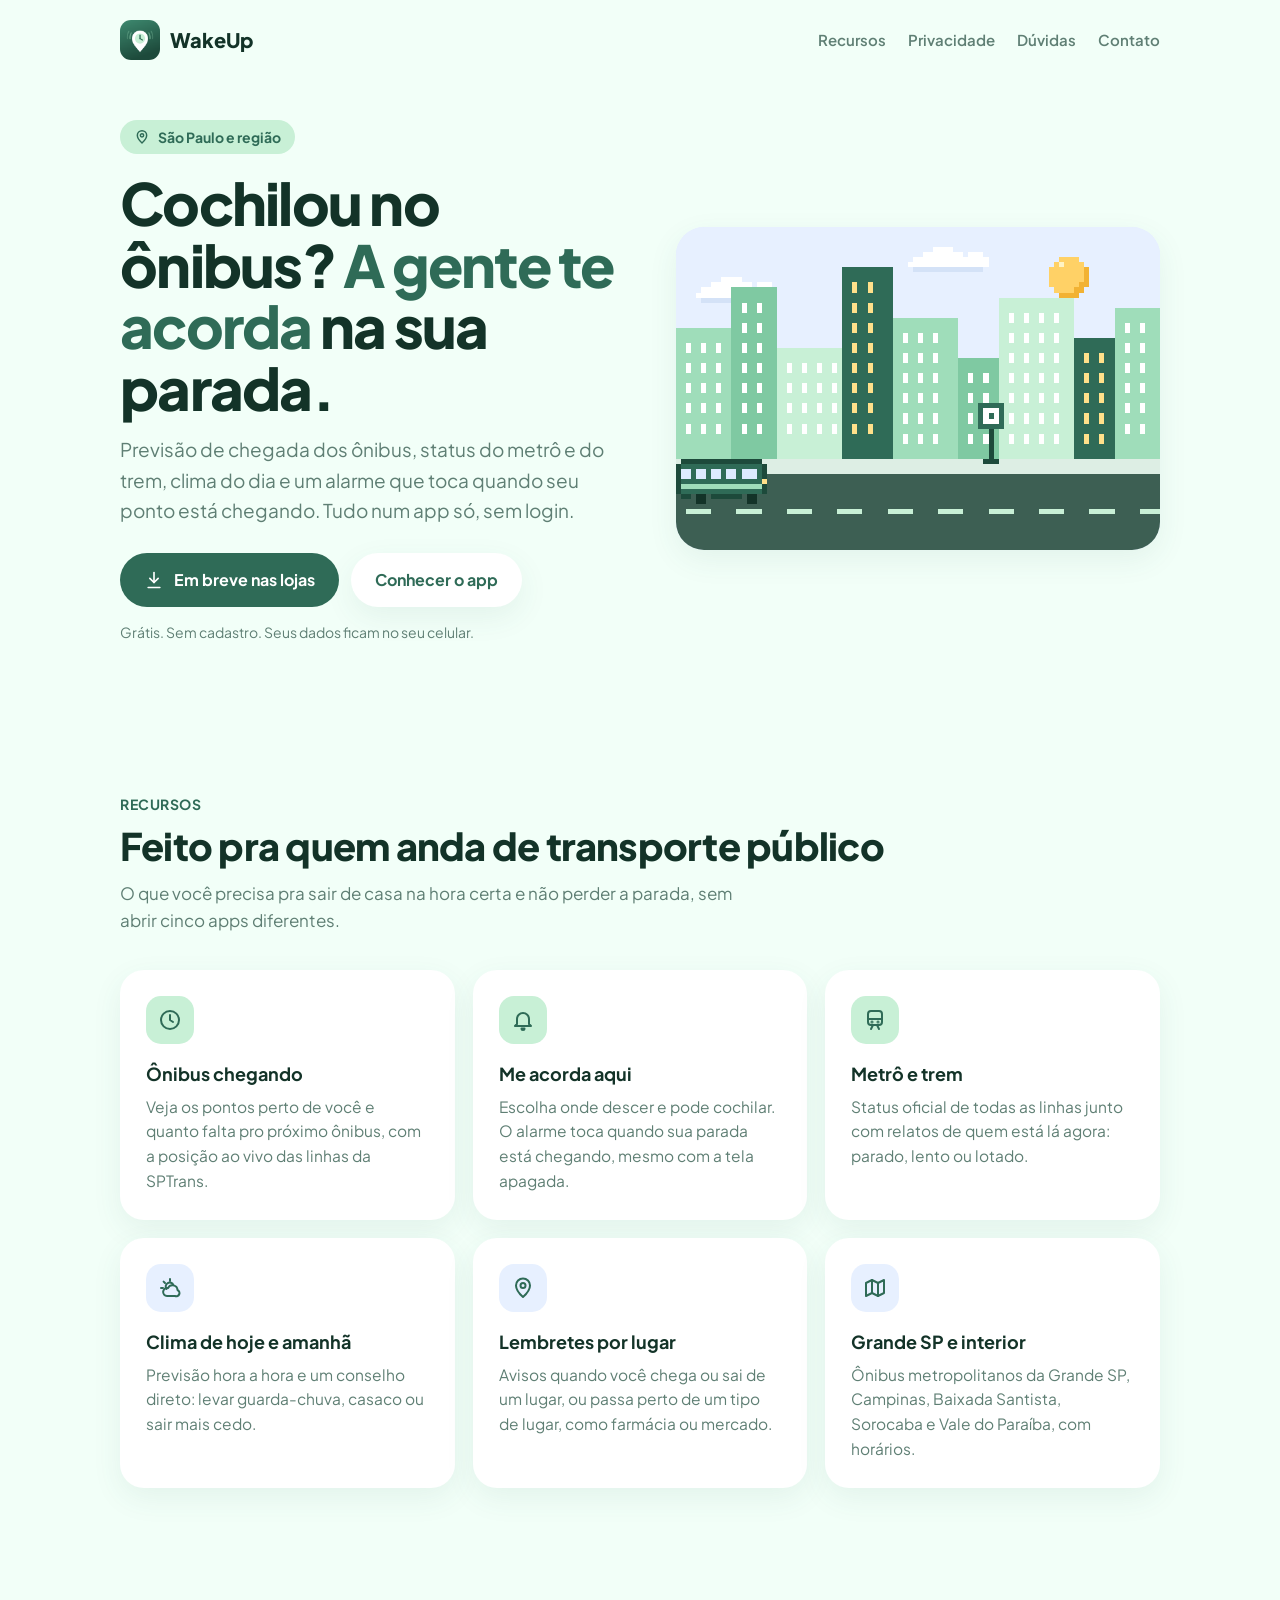
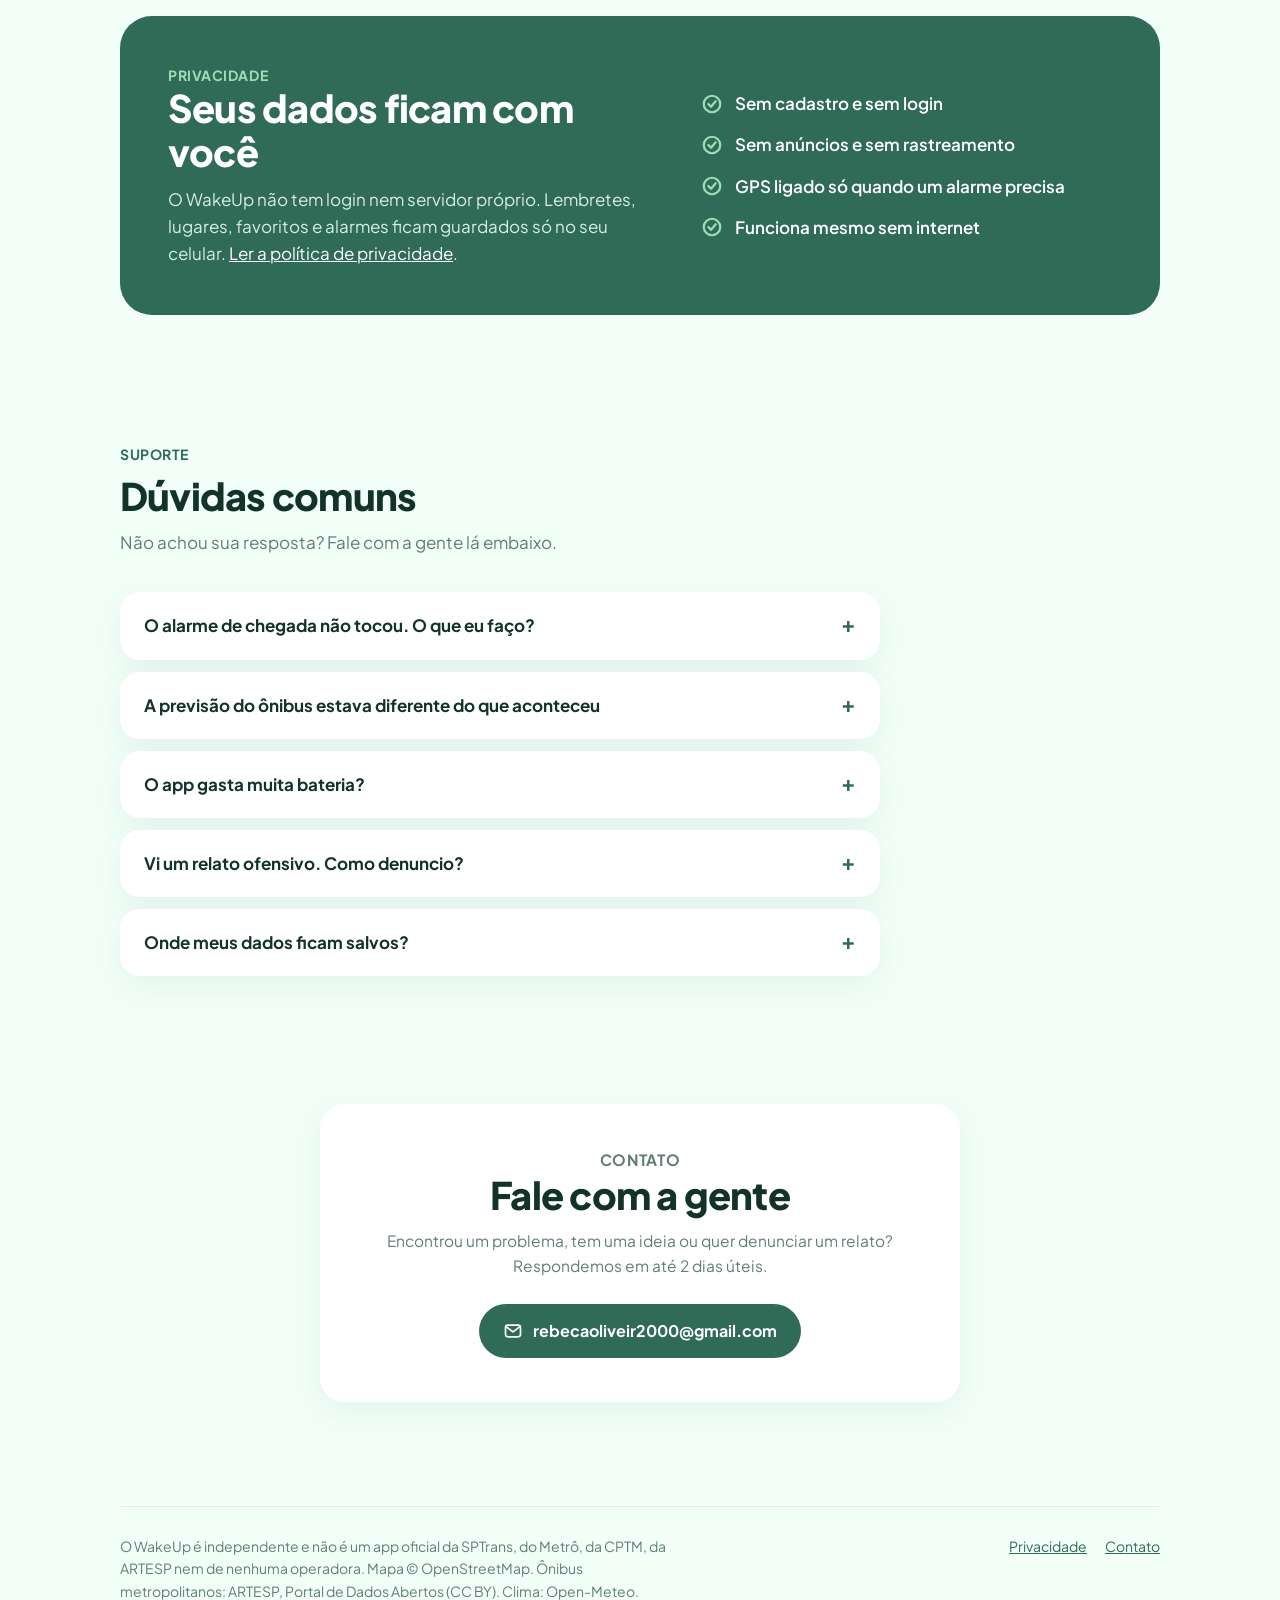
<file: index.html>
<!doctype html>
<!--
  LANDING PAGE DO WAKEUP (também é a página de "Suporte" que a Apple pede)
  A Apple exige um "Support URL" com um jeito de entrar em contato: a seção #contato cumpre isso.
  Publicada no GitHub Pages (repositório rebecapaulino/wakeup-site). Pra atualizar: edite aqui em
  site/, copie pro repositório do site e dê push.
-->
<html lang="pt-BR">
<head>
  <meta charset="utf-8">
  <meta name="viewport" content="width=device-width, initial-scale=1">
  <title>WakeUp: ônibus e metrô</title>
  <meta name="description" content="Pontos de ônibus com previsão de chegada, status do metrô e do trem, clima e um alarme que te acorda perto da sua parada. Sem login, seus dados ficam no seu celular.">
  <meta name="theme-color" content="#F2FFF8">
  <link rel="icon" href="icone.png">
  <link rel="apple-touch-icon" href="icone.png">
  <link rel="preconnect" href="https://fonts.googleapis.com">
  <link rel="preconnect" href="https://fonts.gstatic.com" crossorigin>
  <link href="https://fonts.googleapis.com/css2?family=Plus+Jakarta+Sans:wght@400;600;700;800&display=swap" rel="stylesheet">
  <link rel="stylesheet" href="estilo.css">
</head>
<body>
  <header class="wrap nav">
    <a class="brand" href="#"><img src="icone.png" alt="">WakeUp</a>
    <nav class="nav-links">
      <a href="#recursos">Recursos</a>
      <a href="#privacidade">Privacidade</a>
      <a href="#duvidas">Dúvidas</a>
      <a href="#contato">Contato</a>
    </nav>
  </header>

  <main>
    <div class="wrap hero">
      <div>
        <span class="pill">
          <svg width="16" height="16" viewBox="0 0 24 24" fill="none" stroke="currentColor" stroke-width="2.2" stroke-linecap="round" stroke-linejoin="round"><path d="M12 21s-7-6.2-7-11.5A7 7 0 0 1 19 9.5C19 14.8 12 21 12 21z"/><circle cx="12" cy="9.5" r="2.5"/></svg>
          São Paulo e região
        </span>
        <h1>Cochilou no ônibus? <em>A gente te acorda</em> na sua parada.</h1>
        <p class="lead">Previsão de chegada dos ônibus, status do metrô e do trem, clima do dia e um alarme que toca quando seu ponto está chegando. Tudo num app só, sem login.</p>
        <div class="actions">
          <a class="btn btn-primary" href="#contato">
            <svg viewBox="0 0 24 24" fill="none" stroke="currentColor" stroke-width="2" stroke-linecap="round" stroke-linejoin="round"><path d="M12 3v12"/><path d="m7 10 5 5 5-5"/><path d="M5 21h14"/></svg>
            Em breve nas lojas
          </a>
          <a class="btn btn-ghost" href="#recursos">Conhecer o app</a>
        </div>
        <p class="note">Grátis. Sem cadastro. Seus dados ficam no seu celular.</p>
      </div>
      <!-- Cena desenhada pelo script lá embaixo, pixel por pixel, como a pixel art do app. -->
      <div class="scene" aria-label="Ilustração em pixel art de um ônibus passando pela cidade" role="img">
        <svg class="cena" viewBox="0 0 96 64" preserveAspectRatio="xMidYMid slice"></svg>
      </div>
    </div>

    <section id="recursos">
      <div class="wrap">
        <p class="eyebrow">Recursos</p>
        <h2>Feito pra quem anda de transporte público</h2>
        <p class="sub">O que você precisa pra sair de casa na hora certa e não perder a parada, sem abrir cinco apps diferentes.</p>
        <div class="grid">
          <div class="card">
            <div class="icon"><svg viewBox="0 0 24 24" fill="none" stroke="currentColor" stroke-width="2" stroke-linecap="round" stroke-linejoin="round"><circle cx="12" cy="12" r="9"/><path d="M12 7v5l3 2"/></svg></div>
            <h3>Ônibus chegando</h3>
            <p>Veja os pontos perto de você e quanto falta pro próximo ônibus, com a posição ao vivo das linhas da SPTrans.</p>
          </div>
          <div class="card">
            <div class="icon"><svg viewBox="0 0 24 24" fill="none" stroke="currentColor" stroke-width="2" stroke-linecap="round" stroke-linejoin="round"><path d="M12 22a1.5 1.5 0 0 0 1.5-1.5h-3A1.5 1.5 0 0 0 12 22z"/><path d="M18 16V11a6 6 0 0 0-12 0v5l-2 2h16z"/></svg></div>
            <h3>Me acorda aqui</h3>
            <p>Escolha onde descer e pode cochilar. O alarme toca quando sua parada está chegando, mesmo com a tela apagada.</p>
          </div>
          <div class="card">
            <div class="icon"><svg viewBox="0 0 24 24" fill="none" stroke="currentColor" stroke-width="2" stroke-linecap="round" stroke-linejoin="round"><rect x="5" y="3" width="14" height="14" rx="3"/><path d="M5 11h14"/><path d="m8 21 2-4"/><path d="m16 21-2-4"/><circle cx="9" cy="14" r=".5"/><circle cx="15" cy="14" r=".5"/></svg></div>
            <h3>Metrô e trem</h3>
            <p>Status oficial de todas as linhas junto com relatos de quem está lá agora: parado, lento ou lotado.</p>
          </div>
          <div class="card">
            <div class="icon sky"><svg viewBox="0 0 24 24" fill="none" stroke="currentColor" stroke-width="2" stroke-linecap="round" stroke-linejoin="round"><path d="M12 3v2"/><path d="m5.6 5.6 1.4 1.4"/><path d="M3 12h2"/><path d="M8.5 13a4 4 0 1 1 6.9-3.9"/><path d="M17 20H9a4 4 0 1 1 1-7.9A5 5 0 0 1 19.5 14 3 3 0 0 1 17 20z"/></svg></div>
            <h3>Clima de hoje e amanhã</h3>
            <p>Previsão hora a hora e um conselho direto: levar guarda-chuva, casaco ou sair mais cedo.</p>
          </div>
          <div class="card">
            <div class="icon sky"><svg viewBox="0 0 24 24" fill="none" stroke="currentColor" stroke-width="2" stroke-linecap="round" stroke-linejoin="round"><path d="M12 21s-7-6.2-7-11.5A7 7 0 0 1 19 9.5C19 14.8 12 21 12 21z"/><circle cx="12" cy="9.5" r="2.5"/></svg></div>
            <h3>Lembretes por lugar</h3>
            <p>Avisos quando você chega ou sai de um lugar, ou passa perto de um tipo de lugar, como farmácia ou mercado.</p>
          </div>
          <div class="card">
            <div class="icon sky"><svg viewBox="0 0 24 24" fill="none" stroke="currentColor" stroke-width="2" stroke-linecap="round" stroke-linejoin="round"><path d="M3 7l6-3 6 3 6-3v13l-6 3-6-3-6 3z"/><path d="M9 4v13"/><path d="M15 7v13"/></svg></div>
            <h3>Grande SP e interior</h3>
            <p>Ônibus metropolitanos da Grande SP, Campinas, Baixada Santista, Sorocaba e Vale do Paraíba, com horários.</p>
          </div>
        </div>
      </div>
    </section>

    <section id="privacidade">
      <div class="wrap">
        <div class="band">
          <div>
            <p class="eyebrow">Privacidade</p>
            <h2>Seus dados ficam com você</h2>
            <p>O WakeUp não tem login nem servidor próprio. Lembretes, lugares, favoritos e alarmes ficam guardados só no seu celular. <a href="privacidade.html" style="color:#fff">Ler a política de privacidade</a>.</p>
          </div>
          <ul class="checks">
            <li><svg viewBox="0 0 24 24" fill="none" stroke="currentColor" stroke-width="2.4" stroke-linecap="round" stroke-linejoin="round"><circle cx="12" cy="12" r="9"/><path d="m8 12 3 3 5-6"/></svg>Sem cadastro e sem login</li>
            <li><svg viewBox="0 0 24 24" fill="none" stroke="currentColor" stroke-width="2.4" stroke-linecap="round" stroke-linejoin="round"><circle cx="12" cy="12" r="9"/><path d="m8 12 3 3 5-6"/></svg>Sem anúncios e sem rastreamento</li>
            <li><svg viewBox="0 0 24 24" fill="none" stroke="currentColor" stroke-width="2.4" stroke-linecap="round" stroke-linejoin="round"><circle cx="12" cy="12" r="9"/><path d="m8 12 3 3 5-6"/></svg>GPS ligado só quando um alarme precisa</li>
            <li><svg viewBox="0 0 24 24" fill="none" stroke="currentColor" stroke-width="2.4" stroke-linecap="round" stroke-linejoin="round"><circle cx="12" cy="12" r="9"/><path d="m8 12 3 3 5-6"/></svg>Funciona mesmo sem internet</li>
          </ul>
        </div>
      </div>
    </section>

    <section id="duvidas">
      <div class="wrap">
        <p class="eyebrow">Suporte</p>
        <h2>Dúvidas comuns</h2>
        <p class="sub">Não achou sua resposta? Fale com a gente lá embaixo.</p>
        <div class="faq">
          <details>
            <summary>O alarme de chegada não tocou. O que eu faço?</summary>
            <p>Confira em Ajustes do iPhone, WakeUp, se a Localização está como "Sempre" e se as Notificações estão permitidas. O modo Pouca Energia pode atrasar o alarme.</p>
          </details>
          <details>
            <summary>A previsão do ônibus estava diferente do que aconteceu</summary>
            <p>As previsões vêm dos dados públicos da SPTrans e da ARTESP e podem ter atrasos. O WakeUp não é um app oficial dessas empresas.</p>
          </details>
          <details>
            <summary>O app gasta muita bateria?</summary>
            <p>Não. O GPS só fica ligado enquanto um alarme de chegada ou um lembrete por lugar está ativo. No resto do tempo ele fica desligado.</p>
          </details>
          <details>
            <summary>Vi um relato ofensivo. Como denuncio?</summary>
            <p>Toque na bandeira ao lado do relato e escolha "Denunciar e bloquear". Ele some na hora pra você, junto com tudo que a mesma pessoa mandar, e a denúncia é revisada.</p>
          </details>
          <details>
            <summary>Onde meus dados ficam salvos?</summary>
            <p>Só no seu celular. Se você apagar o app, eles são apagados junto. Veja a <a href="privacidade.html">política de privacidade</a>.</p>
          </details>
        </div>
      </div>
    </section>

    <section id="contato" class="contact">
      <div class="wrap">
        <div class="card">
          <p class="eyebrow">Contato</p>
          <h2>Fale com a gente</h2>
          <p class="sub">Encontrou um problema, tem uma ideia ou quer denunciar um relato? Respondemos em até 2 dias úteis.</p>
          <a class="btn btn-primary" href="mailto:rebecaoliveir2000@gmail.com">
            <svg viewBox="0 0 24 24" fill="none" stroke="currentColor" stroke-width="2" stroke-linecap="round" stroke-linejoin="round"><rect x="3" y="5" width="18" height="14" rx="3"/><path d="m4 7 8 6 8-6"/></svg>
            rebecaoliveir2000@gmail.com
          </a>
        </div>
      </div>
    </section>
  </main>

  <footer class="wrap">
    <div class="foot">
      <p>O WakeUp é independente e não é um app oficial da SPTrans, do Metrô, da CPTM, da ARTESP nem de nenhuma operadora. Mapa © OpenStreetMap. Ônibus metropolitanos: ARTESP, Portal de Dados Abertos (CC BY). Clima: Open-Meteo.</p>
      <nav><a href="privacidade.html">Privacidade</a><a href="#contato">Contato</a></nav>
    </div>
  </footer>

  <script src="cena.js"></script>
</body>
</html>
</file>
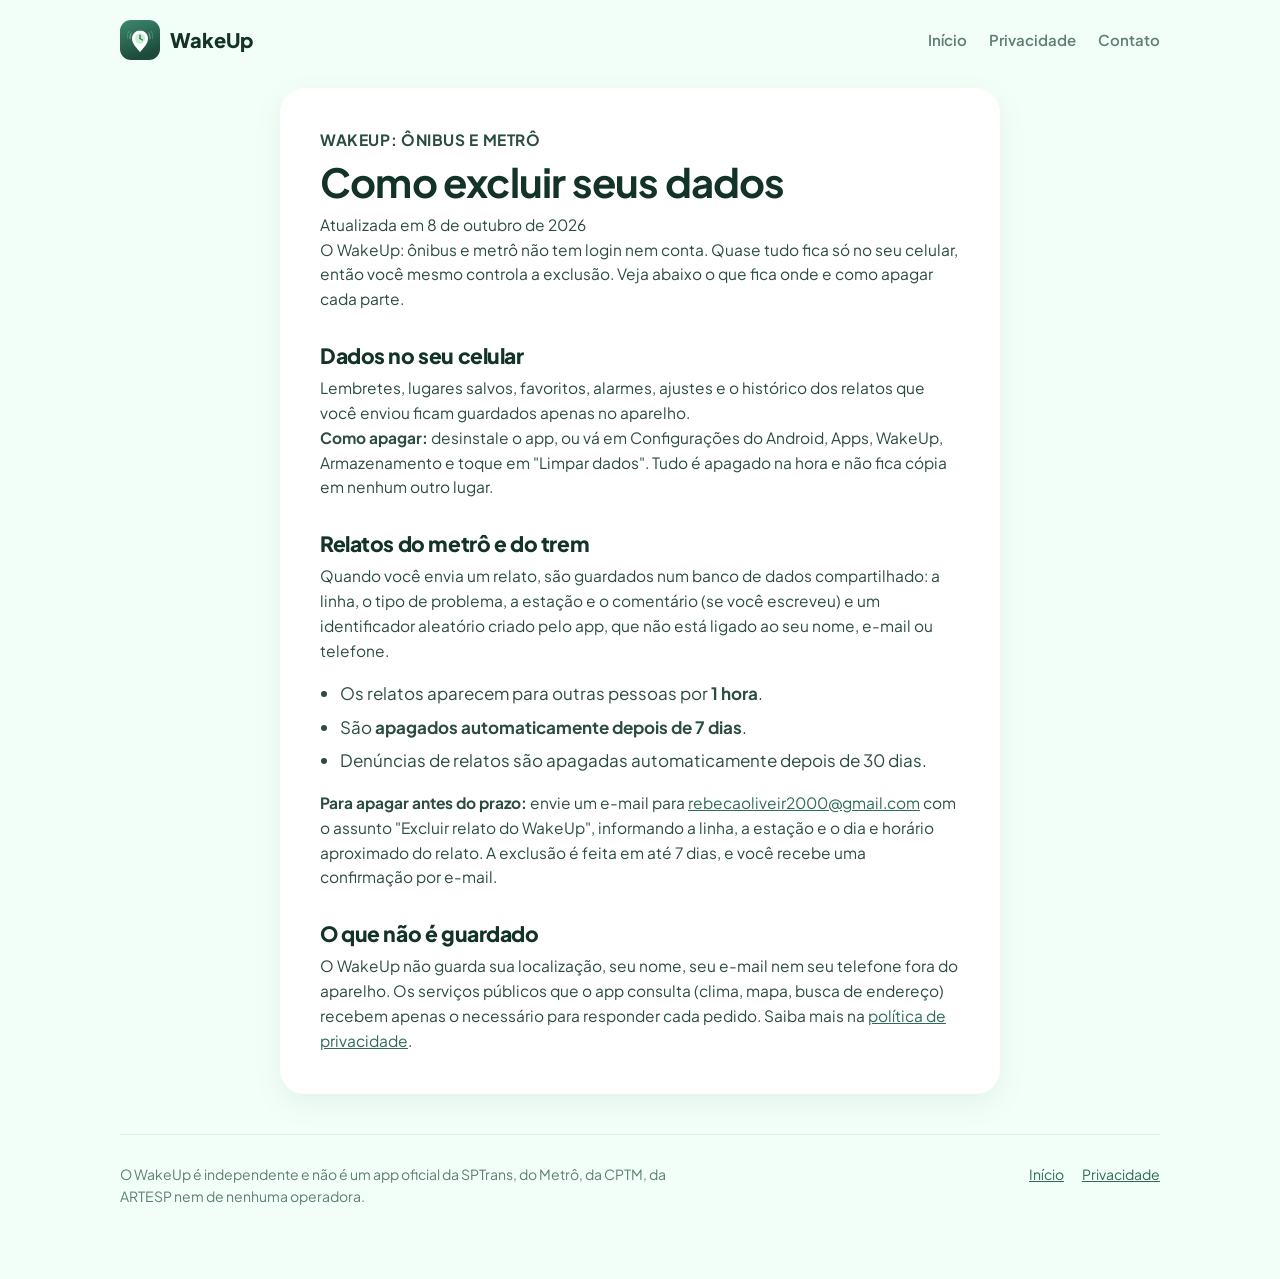
<file: excluir-dados.html>
<!doctype html>
<!--
  COMO PEDIR A EXCLUSÃO DOS DADOS
  O Google Play exige este link (campo "URL para exclusão de dados" em Segurança dos dados) e diz
  o que a página precisa ter: o nome do app, os passos pra pedir a exclusão, quais dados são
  apagados ou mantidos e por quanto tempo. Os prazos daqui são REAIS: a limpeza automática roda
  no Supabase (tarefa "limpar-relatos-antigos", ver README). Mudou o prazo lá, muda aqui.
-->
<html lang="pt-BR">
<head>
  <meta charset="utf-8">
  <meta name="viewport" content="width=device-width, initial-scale=1">
  <title>WakeUp: Excluir dados</title>
  <link rel="icon" href="icone.png">
  <link rel="preconnect" href="https://fonts.googleapis.com">
  <link rel="preconnect" href="https://fonts.gstatic.com" crossorigin>
  <link href="https://fonts.googleapis.com/css2?family=Plus+Jakarta+Sans:wght@400;600;700;800&display=swap" rel="stylesheet">
  <link rel="stylesheet" href="estilo.css">
</head>
<body>
  <header class="wrap nav">
    <a class="brand" href="index.html"><img src="icone.png" alt="">WakeUp</a>
    <nav class="nav-links"><a href="index.html">Início</a><a href="privacidade.html">Privacidade</a><a href="index.html#contato">Contato</a></nav>
  </header>
  <main class="wrap doc">
    <div class="card">
      <p class="eyebrow">WakeUp: ônibus e metrô</p>
      <h1>Como excluir seus dados</h1>
      <p class="muted">Atualizada em 8 de outubro de 2026</p>

      <p>O WakeUp: ônibus e metrô não tem login nem conta. Quase tudo fica só no seu celular, então
        você mesmo controla a exclusão. Veja abaixo o que fica onde e como apagar cada parte.</p>

      <h2>Dados no seu celular</h2>
      <p>Lembretes, lugares salvos, favoritos, alarmes, ajustes e o histórico dos relatos que você
        enviou ficam guardados apenas no aparelho.</p>
      <p><strong>Como apagar:</strong> desinstale o app, ou vá em Configurações do Android, Apps,
        WakeUp, Armazenamento e toque em "Limpar dados". Tudo é apagado na hora e não fica cópia em
        nenhum outro lugar.</p>

      <h2>Relatos do metrô e do trem</h2>
      <p>Quando você envia um relato, são guardados num banco de dados compartilhado: a linha, o tipo
        de problema, a estação e o comentário (se você escreveu) e um identificador aleatório criado
        pelo app, que não está ligado ao seu nome, e-mail ou telefone.</p>
      <ul>
        <li>Os relatos aparecem para outras pessoas por <strong>1 hora</strong>.</li>
        <li>São <strong>apagados automaticamente depois de 7 dias</strong>.</li>
        <li>Denúncias de relatos são apagadas automaticamente depois de 30 dias.</li>
      </ul>
      <p><strong>Para apagar antes do prazo:</strong> envie um e-mail para
        <a href="mailto:rebecaoliveir2000@gmail.com?subject=Excluir%20relato%20do%20WakeUp">rebecaoliveir2000@gmail.com</a>
        com o assunto "Excluir relato do WakeUp", informando a linha, a estação e o dia e horário
        aproximado do relato. A exclusão é feita em até 7 dias, e você recebe uma confirmação por
        e-mail.</p>

      <h2>O que não é guardado</h2>
      <p>O WakeUp não guarda sua localização, seu nome, seu e-mail nem seu telefone fora do aparelho.
        Os serviços públicos que o app consulta (clima, mapa, busca de endereço) recebem apenas o
        necessário para responder cada pedido. Saiba mais na
        <a href="privacidade.html">política de privacidade</a>.</p>
    </div>
  </main>
  <footer class="wrap">
    <div class="foot">
      <p>O WakeUp é independente e não é um app oficial da SPTrans, do Metrô, da CPTM, da ARTESP nem de nenhuma operadora.</p>
      <nav><a href="index.html">Início</a><a href="privacidade.html">Privacidade</a></nav>
    </div>
  </footer>
</body>
</html>
</file>
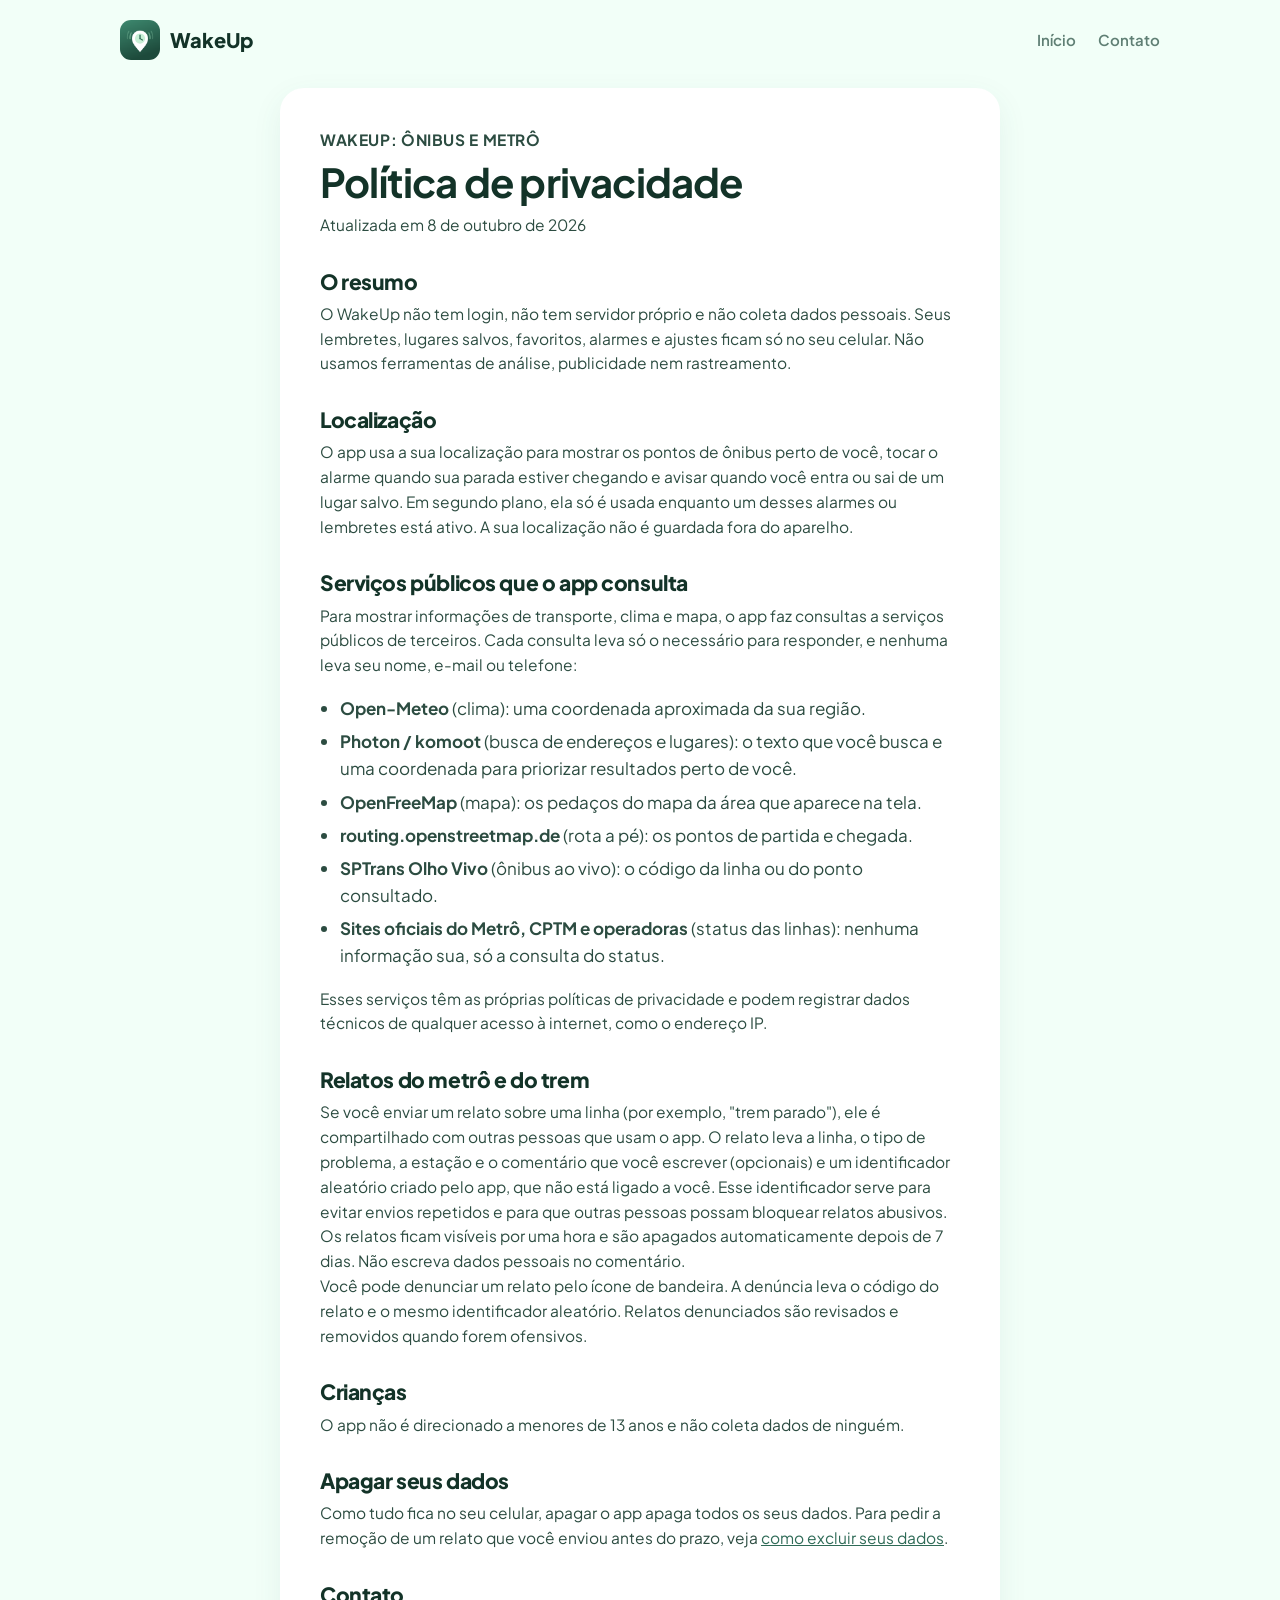
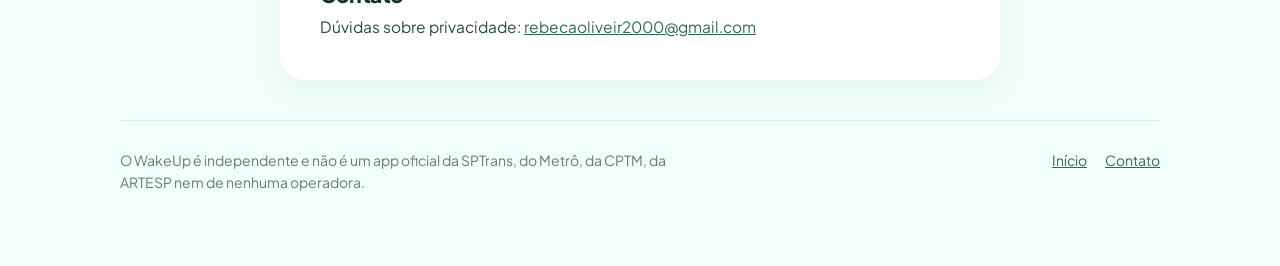
<file: privacidade.html>
<!doctype html>
<!--
  POLÍTICA DE PRIVACIDADE DO WAKEUP
  A Apple exige um link público pra isso (campo "Privacy Policy URL" na App Store Connect), mesmo
  que o app não colete nada. Esta página é publicada no GitHub Pages junto com a de suporte.
  Se o app passar a mandar algum dado novo pra internet, ESTA página precisa ser atualizada, e o
  questionário de privacidade da App Store Connect também.
-->
<html lang="pt-BR">
<head>
  <meta charset="utf-8">
  <meta name="viewport" content="width=device-width, initial-scale=1">
  <title>WakeUp: Privacidade</title>
  <link rel="icon" href="icone.png">
  <link rel="preconnect" href="https://fonts.googleapis.com">
  <link rel="preconnect" href="https://fonts.gstatic.com" crossorigin>
  <link href="https://fonts.googleapis.com/css2?family=Plus+Jakarta+Sans:wght@400;600;700;800&display=swap" rel="stylesheet">
  <link rel="stylesheet" href="estilo.css">
</head>
<body>
  <header class="wrap nav">
    <a class="brand" href="index.html"><img src="icone.png" alt="">WakeUp</a>
    <nav class="nav-links"><a href="index.html">Início</a><a href="index.html#contato">Contato</a></nav>
  </header>
  <main class="wrap doc">
    <div class="card">
    <p class="eyebrow">WakeUp: ônibus e metrô</p>
    <h1>Política de privacidade</h1>
    <p class="muted">Atualizada em 8 de outubro de 2026</p>

    <h2>O resumo</h2>
    <p>O WakeUp não tem login, não tem servidor próprio e não coleta dados pessoais. Seus lembretes,
      lugares salvos, favoritos, alarmes e ajustes ficam só no seu celular. Não usamos ferramentas de
      análise, publicidade nem rastreamento.</p>

    <h2>Localização</h2>
    <p>O app usa a sua localização para mostrar os pontos de ônibus perto de você, tocar o alarme
      quando sua parada estiver chegando e avisar quando você entra ou sai de um lugar salvo. Em
      segundo plano, ela só é usada enquanto um desses alarmes ou lembretes está ativo. A sua
      localização não é guardada fora do aparelho.</p>

    <h2>Serviços públicos que o app consulta</h2>
    <p>Para mostrar informações de transporte, clima e mapa, o app faz consultas a serviços públicos
      de terceiros. Cada consulta leva só o necessário para responder, e nenhuma leva seu nome, e-mail
      ou telefone:</p>
    <ul>
      <li><strong>Open-Meteo</strong> (clima): uma coordenada aproximada da sua região.</li>
      <li><strong>Photon / komoot</strong> (busca de endereços e lugares): o texto que você busca e uma
        coordenada para priorizar resultados perto de você.</li>
      <li><strong>OpenFreeMap</strong> (mapa): os pedaços do mapa da área que aparece na tela.</li>
      <li><strong>routing.openstreetmap.de</strong> (rota a pé): os pontos de partida e chegada.</li>
      <li><strong>SPTrans Olho Vivo</strong> (ônibus ao vivo): o código da linha ou do ponto consultado.</li>
      <li><strong>Sites oficiais do Metrô, CPTM e operadoras</strong> (status das linhas): nenhuma
        informação sua, só a consulta do status.</li>
    </ul>
    <p>Esses serviços têm as próprias políticas de privacidade e podem registrar dados técnicos de
      qualquer acesso à internet, como o endereço IP.</p>

    <h2>Relatos do metrô e do trem</h2>
    <p>Se você enviar um relato sobre uma linha (por exemplo, "trem parado"), ele é compartilhado com
      outras pessoas que usam o app. O relato leva a linha, o tipo de problema, a estação e o
      comentário que você escrever (opcionais) e um identificador aleatório criado pelo app, que não
      está ligado a você. Esse identificador serve para evitar envios repetidos e para que outras
      pessoas possam bloquear relatos abusivos. Os relatos ficam visíveis por uma hora e são apagados automaticamente depois de 7 dias. Não escreva
      dados pessoais no comentário.</p>
    <p>Você pode denunciar um relato pelo ícone de bandeira. A denúncia leva o código do relato e o
      mesmo identificador aleatório. Relatos denunciados são revisados e removidos quando forem
      ofensivos.</p>

    <h2>Crianças</h2>
    <p>O app não é direcionado a menores de 13 anos e não coleta dados de ninguém.</p>

    <h2>Apagar seus dados</h2>
    <p>Como tudo fica no seu celular, apagar o app apaga todos os seus dados. Para pedir a remoção de
      um relato que você enviou antes do prazo, veja <a href="excluir-dados.html">como excluir seus dados</a>.</p>

    <h2>Contato</h2>
    <p>Dúvidas sobre privacidade: <a href="mailto:rebecaoliveir2000@gmail.com">rebecaoliveir2000@gmail.com</a></p>

    </div>
  </main>
  <footer class="wrap">
    <div class="foot">
      <p>O WakeUp é independente e não é um app oficial da SPTrans, do Metrô, da CPTM, da ARTESP nem de nenhuma operadora.</p>
      <nav><a href="index.html">Início</a><a href="index.html#contato">Contato</a></nav>
    </div>
  </footer>
</body>
</html>
</file>
<file: estilo.css>
/*
 * SITE DO WAKEUP (landing + privacidade)
 * Mesma identidade do app: paleta "Menta" (constants/themes.ts), fonte Plus Jakarta Sans,
 * cards brancos com sombra suave e raio 24, botões em pílula, floresta só pras ações.
 */
:root {
  --mist: #F2FFF8;
  --sky: #E7F0FF;
  --mint: #C8F0D6;
  --mint-strong: #9FDDBA;
  --forest: #2F6B57;
  --forest-dark: #1D4A3B;
  --ink: #133328;
  --muted: #5F7F74;
  --card: #FFFFFF;
  --border: #DCEDE3;
  --shadow: 0 10px 30px rgba(47, 107, 87, 0.08);
}

* { box-sizing: border-box; }
html { scroll-behavior: smooth; }
body {
  margin: 0;
  background: var(--mist);
  color: var(--ink);
  font: 17px/1.6 'Plus Jakarta Sans', -apple-system, BlinkMacSystemFont, 'Segoe UI', sans-serif;
  -webkit-font-smoothing: antialiased;
}
a { color: var(--forest); }
img, svg { display: block; }

.wrap { max-width: 1080px; margin: 0 auto; padding: 0 20px; }

/* ── Topo ── */
.nav {
  display: flex;
  align-items: center;
  justify-content: space-between;
  padding-top: 20px;
  padding-bottom: 20px;
}
.brand { display: flex; align-items: center; gap: 10px; font-weight: 800; font-size: 20px; color: var(--ink); text-decoration: none; }
.brand img { width: 40px; height: 40px; border-radius: 11px; }
.nav-links { display: flex; gap: 22px; }
.nav-links a { color: var(--muted); text-decoration: none; font-weight: 600; font-size: 15px; }
.nav-links a:hover { color: var(--forest); }

/* ── Hero ── */
.hero {
  display: grid;
  grid-template-columns: 1.05fr 1fr;
  gap: 48px;
  align-items: center;
  padding-top: 40px;
  padding-bottom: 72px;
}
.pill {
  display: inline-flex;
  align-items: center;
  gap: 8px;
  padding: 6px 14px;
  border-radius: 999px;
  background: var(--mint);
  color: var(--forest);
  font-weight: 700;
  font-size: 14px;
}
.hero h1 {
  margin: 18px 0 16px;
  font-size: clamp(36px, 5.4vw, 58px);
  line-height: 1.06;
  letter-spacing: -0.03em;
  font-weight: 800;
}
.hero h1 em { font-style: normal; color: var(--forest); }
.hero p.lead { margin: 0 0 28px; font-size: 19px; color: var(--muted); max-width: 30em; }
.actions { display: flex; flex-wrap: wrap; gap: 12px; }
.btn {
  display: inline-flex;
  align-items: center;
  gap: 10px;
  padding: 14px 24px;
  border-radius: 999px;
  font-weight: 700;
  text-decoration: none;
  font-size: 16px;
  transition: transform 0.15s ease;
}
.btn:hover { transform: translateY(-1px); }
.btn svg { width: 20px; height: 20px; }
.btn-primary { background: var(--forest); color: #fff; }
.btn-ghost { background: var(--card); color: var(--forest); box-shadow: var(--shadow); }
.note { margin-top: 14px; font-size: 14px; color: var(--muted); }

/* Cena em pixel art: o SVG é montado pelo script a partir dos sprites em texto. */
.scene {
  border-radius: 28px;
  overflow: hidden;
  box-shadow: var(--shadow);
  background: var(--sky);
  aspect-ratio: 96 / 64;
}
.scene svg { width: 100%; height: 100%; image-rendering: pixelated; shape-rendering: crispEdges; }

/* Ônibus e nuvens andam "em saltos" (steps), como no app, que anima a 10 fps. */
.drive { animation: drive 9s steps(90) infinite; animation-delay: -3.5s; } /* começa já no meio da rua */
@keyframes drive { from { transform: translateX(-20px); } to { transform: translateX(100px); } }
.drift { animation: drift 30s steps(60) infinite; animation-delay: -8s; }
@keyframes drift { from { transform: translateX(-30px); } to { transform: translateX(100px); } }
@media (prefers-reduced-motion: reduce) { .drive, .drift { animation: none; } }

/* ── Seções ── */
section { padding: 64px 0; }
.eyebrow { margin: 0 0 8px; color: var(--forest); font-weight: 700; font-size: 14px; letter-spacing: 0.04em; text-transform: uppercase; }
h2 { margin: 0 0 12px; font-size: clamp(28px, 3.6vw, 38px); line-height: 1.15; letter-spacing: -0.02em; font-weight: 800; }
.sub { margin: 0 0 36px; color: var(--muted); max-width: 36em; }

.grid { display: grid; grid-template-columns: repeat(3, 1fr); gap: 18px; }
.card {
  background: var(--card);
  border-radius: 24px;
  padding: 26px;
  box-shadow: var(--shadow);
}
.card h3 { margin: 16px 0 6px; font-size: 18px; font-weight: 700; }
.card p { margin: 0; color: var(--muted); font-size: 15.5px; }
.icon {
  width: 48px;
  height: 48px;
  border-radius: 15px;
  display: grid;
  place-items: center;
  background: var(--mint);
  color: var(--forest);
}
.icon svg { width: 24px; height: 24px; }
.icon.sky { background: var(--sky); }

/* Faixa de privacidade: o único bloco escuro da página, pra marcar a promessa principal. */
.band {
  background: var(--forest);
  color: #fff;
  border-radius: 32px;
  padding: 48px;
  display: grid;
  grid-template-columns: 1.2fr 1fr;
  gap: 40px;
  align-items: center;
}
.band .eyebrow { color: var(--mint-strong); }
.band p { color: #D6EFE2; margin: 0; }
.checks { list-style: none; margin: 0; padding: 0; display: grid; gap: 14px; }
.checks li { display: flex; gap: 12px; align-items: center; font-weight: 600; }
.checks svg { width: 22px; height: 22px; flex: none; color: var(--mint-strong); }

/* Perguntas: <details> abre e fecha sem nenhum JavaScript. */
.faq { display: grid; gap: 12px; max-width: 760px; }
.faq details { background: var(--card); border-radius: 20px; padding: 20px 24px; box-shadow: var(--shadow); }
.faq summary { cursor: pointer; font-weight: 700; list-style: none; display: flex; justify-content: space-between; gap: 16px; }
.faq summary::-webkit-details-marker { display: none; }
.faq summary::after { content: '+'; color: var(--forest); font-size: 22px; line-height: 1; }
.faq details[open] summary::after { content: '−'; }
.faq details p { margin: 12px 0 0; color: var(--muted); }

.contact { text-align: center; }
.contact .card { max-width: 640px; margin: 0 auto; padding: 44px 28px; }
.contact .sub { margin: 0 auto 26px; }

/* ── Rodapé ── */
footer.wrap { padding-top: 40px; padding-bottom: 72px; color: var(--muted); font-size: 14px; }
.foot { display: flex; flex-wrap: wrap; justify-content: space-between; gap: 16px; border-top: 1px solid var(--border); padding-top: 28px; }
.foot p { margin: 0; max-width: 40em; }
.foot nav { display: flex; gap: 18px; }

/* ── Página de texto (privacidade) ── */
.doc { max-width: 760px; margin: 8px auto 0; }
.doc .card { padding: 40px; }
.doc h1 { margin: 6px 0 8px; line-height: 1.15; font-size: clamp(30px, 4vw, 40px); letter-spacing: -0.02em; }
.doc h2 { font-size: 21px; margin: 32px 0 8px; }
.doc p, .doc li { color: #2C4C41; }
.doc ul { padding-left: 20px; }
.doc li { margin-bottom: 6px; }
.muted { color: var(--muted); font-size: 14px; }

/* ── Celular ── */
@media (max-width: 860px) {
  .hero, .band { grid-template-columns: minmax(0, 1fr); }
  .hero { padding-top: 16px; padding-bottom: 48px; gap: 32px; }
  .grid { grid-template-columns: minmax(0, 1fr); }
  .band { padding: 32px 24px; }
  .nav-links { display: none; }
  section { padding: 44px 0; }
  .doc .card { padding: 28px 20px; }
}
@media (min-width: 861px) and (max-width: 1000px) {
  .grid { grid-template-columns: repeat(2, 1fr); }
}
</file>
